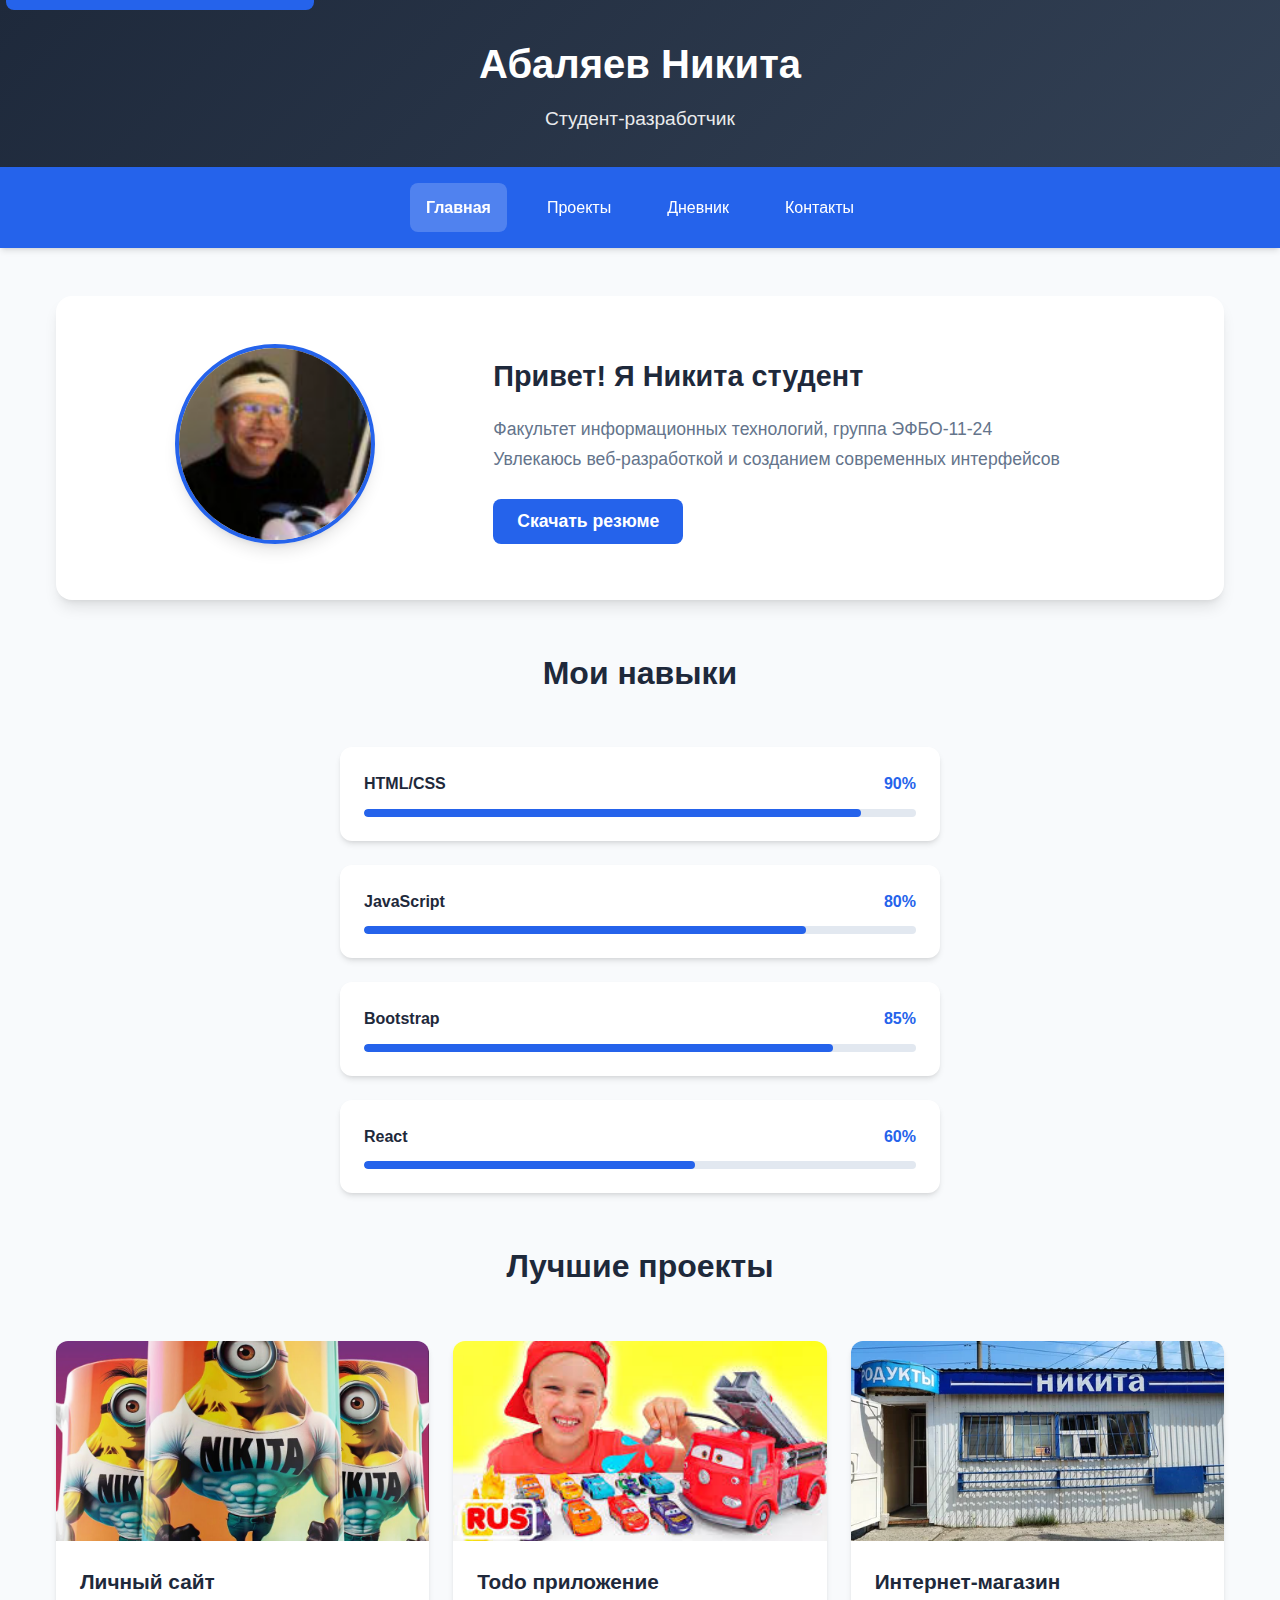
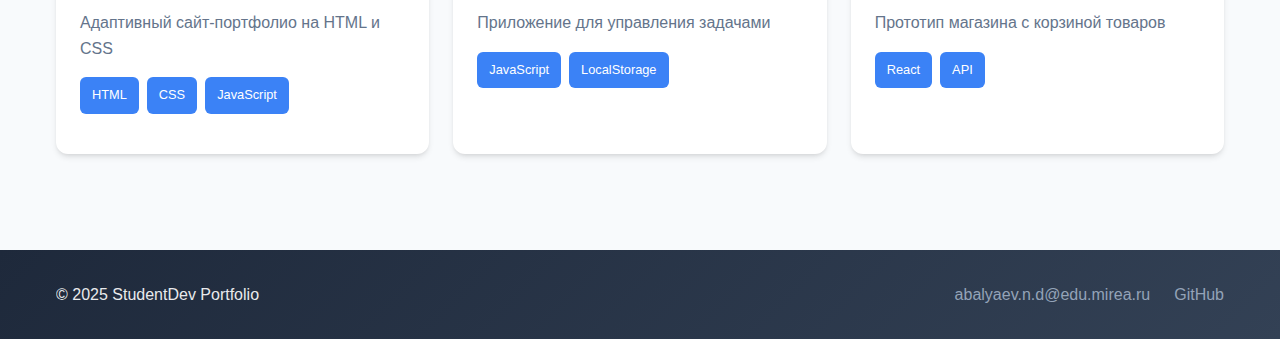
<file: index.html>
<!DOCTYPE html>
<html lang="ru">

<head>
    <meta charset="UTF-8">
    <meta name="viewport" content="width=device-width, initial-scale=1.0">
    <title>Главная - StudentDev Portfolio</title>
    <link rel="stylesheet" href="styles/style.css">
</head>

<body>
    <div class="page">
        <!-- Skip to main content for keyboard users -->
        <a href="#main-content" class="skip-link" tabindex="0">Перейти к основному содержанию</a>

        <!-- Header -->
        <header class="header">
            <div class="container">
                <div class="header__content">
                    <h1 class="header__title">Абаляев Никита</h1>
                    <p class="header__subtitle">Студент-разработчик</p>
                </div>
            </div>
        </header>

        <!-- Navigation -->
        <nav class="nav" aria-label="Основная навигация">
            <div class="container">
                <ul class="nav__list" role="menubar">
                    <li class="nav__item nav__item--active" role="none">
                        <a href="index.html" class="nav__link" role="menuitem" tabindex="0"
                            aria-current="page">Главная</a>
                    </li>
                    <li class="nav__item" role="none">
                        <a href="pages/projects.html" class="nav__link" role="menuitem" tabindex="0">Проекты</a>
                    </li>
                    <li class="nav__item" role="none">
                        <a href="pages/diary.html" class="nav__link" role="menuitem" tabindex="0">Дневник</a>
                    </li>
                    <li class="nav__item" role="none">
                        <a href="pages/contacts.html" class="nav__link" role="menuitem" tabindex="0">Контакты</a>
                    </li>
                </ul>
            </div>
        </nav>

        <!-- Main Content -->
        <main class="main" id="main-content" tabindex="-1">
            <div class="container">
                <!-- Hero Section -->
                <section class="hero">
                    <div class="hero__content">
                        <div class="hero__image">
                            <img src="images/student image.png" alt="Фото студента" class="hero__photo">
                        </div>
                        <div class="hero__info">
                            <h2 class="hero__greeting">Привет! Я Никита студент</h2>
                            <p class="hero__description">
                                Факультет информационных технологий, группа ЭФБО-11-24<br>
                                Увлекаюсь веб-разработкой и созданием современных интерфейсов
                            </p>
                            <button class="button button--primary hero__button">
                                Скачать резюме
                            </button>
                        </div>
                    </div>
                </section>

                <!-- Skills Section -->
                <section class="skills">
                    <h2 class="section-title">Мои навыки</h2>
                    <div class="skills__grid">
                        <div class="skill">
                            <div class="skill__header">
                                <span class="skill__name">HTML/CSS</span>
                                <span class="skill__percent">90%</span>
                            </div>
                            <div class="skill__progress">
                                <div class="skill__progress-bar" style="width: 90%"></div>
                            </div>
                        </div>
                        <div class="skill">
                            <div class="skill__header">
                                <span class="skill__name">JavaScript</span>
                                <span class="skill__percent">80%</span>
                            </div>
                            <div class="skill__progress">
                                <div class="skill__progress-bar" style="width: 80%"></div>
                            </div>
                        </div>
                        <div class="skill">
                            <div class="skill__header">
                                <span class="skill__name">Bootstrap</span>
                                <span class="skill__percent">85%</span>
                            </div>
                            <div class="skill__progress">
                                <div class="skill__progress-bar" style="width: 85%"></div>
                            </div>
                        </div>
                        <div class="skill">
                            <div class="skill__header">
                                <span class="skill__name">React</span>
                                <span class="skill__percent">60%</span>
                            </div>
                            <div class="skill__progress">
                                <div class="skill__progress-bar" style="width: 60%"></div>
                            </div>
                        </div>
                    </div>
                </section>

                <!-- Projects Preview -->
                <section class="projects-preview">
                    <h2 class="section-title">Лучшие проекты</h2>
                    <div class="projects-preview__grid">
                        <article class="project-card">
                            <div class="project-card__image">
                                <img src="images/project1.jpg" class="project-card__image responsive-image"
                                    alt="Личный сайт">
                            </div>
                            <div class="project-card__content">
                                <h3 class="project-card__title">Личный сайт</h3>
                                <p class="project-card__description">
                                    Адаптивный сайт-портфолио на HTML и CSS
                                </p>
                                <div class="project-card__tags">
                                    <span class="tag">HTML</span>
                                    <span class="tag">CSS</span>
                                    <span class="tag">JavaScript</span>
                                </div>
                            </div>
                        </article>
                        <article class="project-card">
                            <div class="project-card__image">
                                <img src="images/project2.jpeg" class="project-card__image responsive-image"
                                    alt="Todo приложение">
                            </div>
                            <div class="project-card__content">
                                <h3 class="project-card__title">Todo приложение</h3>
                                <p class="project-card__description">
                                    Приложение для управления задачами
                                </p>
                                <div class="project-card__tags">
                                    <span class="tag">JavaScript</span>
                                    <span class="tag">LocalStorage</span>
                                </div>
                            </div>
                        </article>
                        <article class="project-card">
                            <div class="project-card__image">
                                <img src="images/project3.webp" class="project-card__image responsive-image"
                                    alt="Интернет-магазин">
                            </div>
                            <div class="project-card__content">
                                <h3 class="project-card__title">Интернет-магазин</h3>
                                <p class="project-card__description">
                                    Прототип магазина с корзиной товаров
                                </p>
                                <div class="project-card__tags">
                                    <span class="tag">React</span>
                                    <span class="tag">API</span>
                                </div>
                            </div>
                        </article>
                    </div>
                </section>
            </div>
        </main>

        <!-- Footer -->
        <footer class="footer">
            <div class="container">
                <div class="footer__content">
                    <p class="footer__copyright">&copy; 2025 StudentDev Portfolio</p>
                    <div class="footer__links">
                        <a href="mailto:student@edu.ru" class="footer__link">abalyaev.n.d@edu.mirea.ru</a>
                        <a href="https://github.com" target="_blank" class="footer__link">GitHub</a>
                    </div>
                </div>
            </div>
        </footer>
    </div>
</body>

</html>
</file>
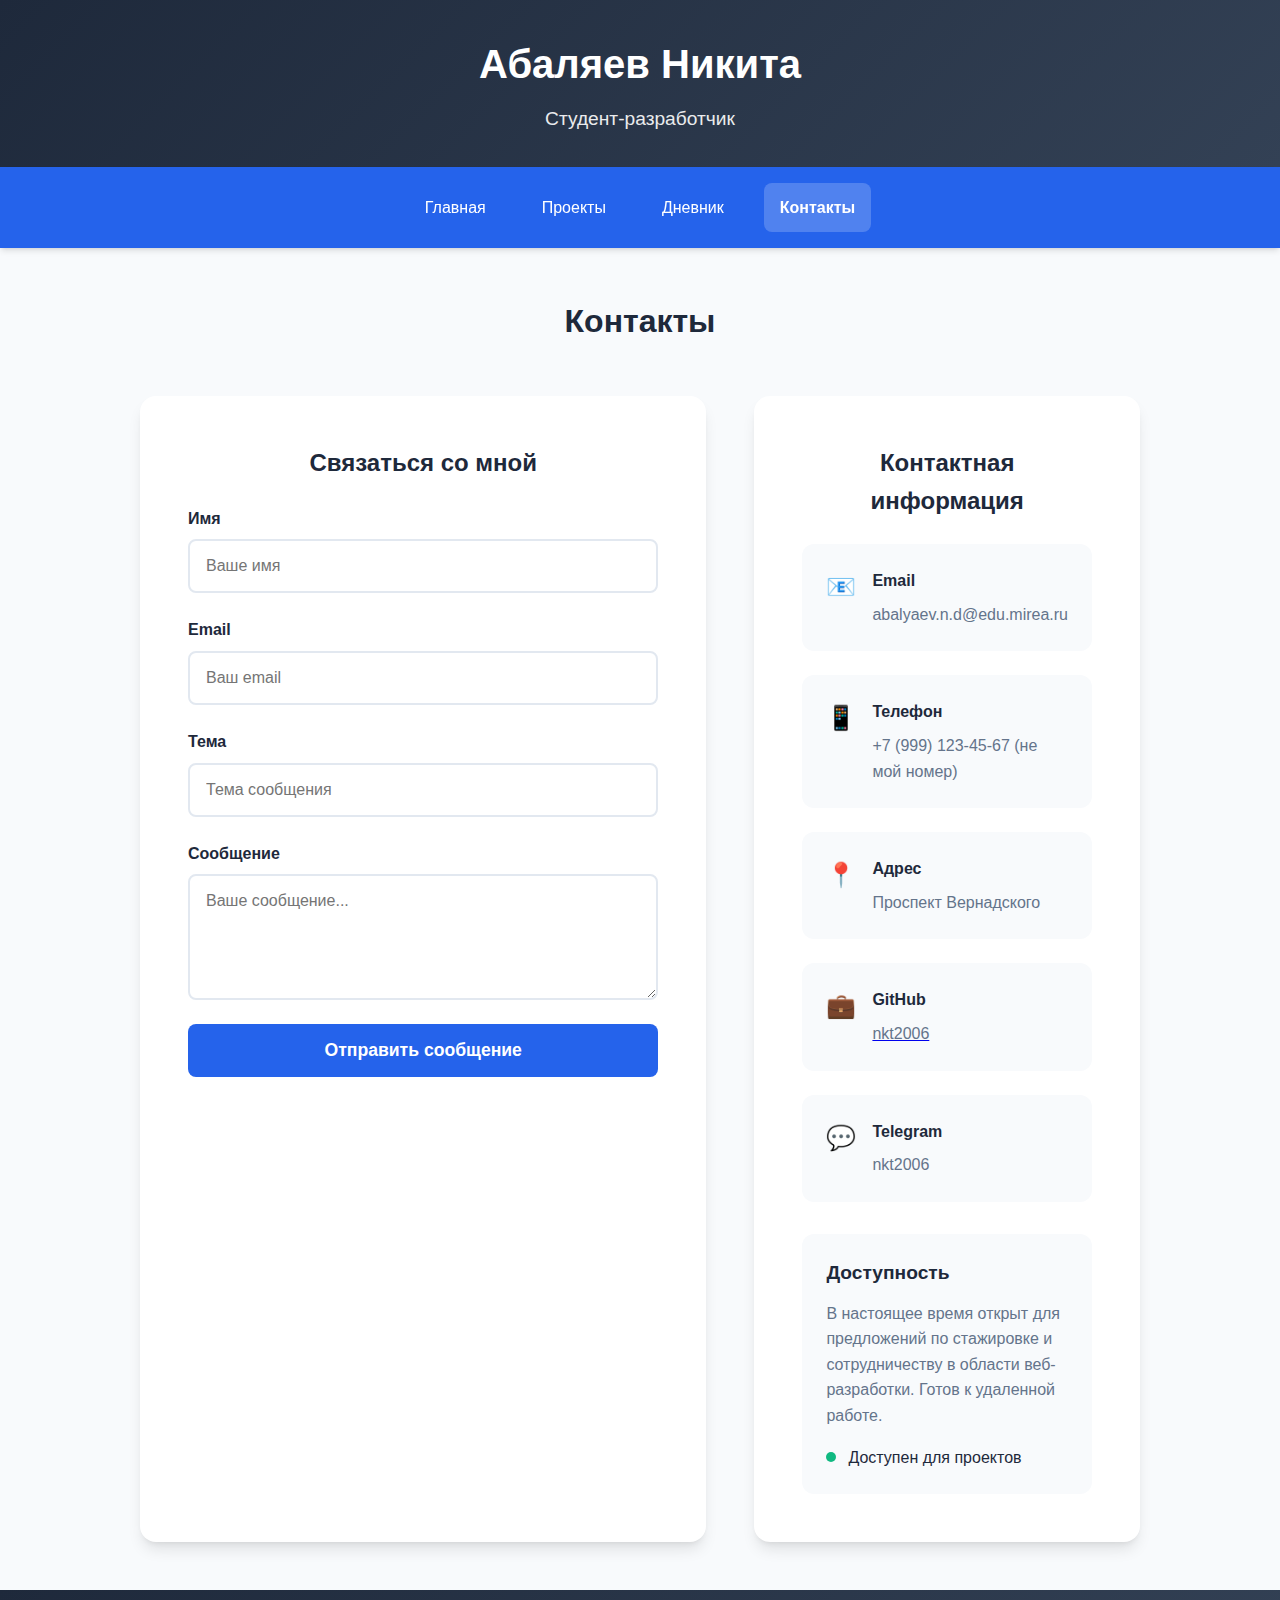
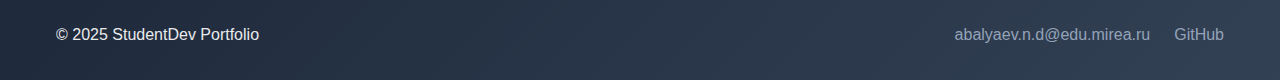
<file: pages/contacts.html>
<!DOCTYPE html>
<html lang="ru">

<head>
    <meta charset="UTF-8">
    <meta name="viewport" content="width=device-width, initial-scale=1.0">
    <title>Контакты - StudentDev Portfolio</title>
    <link rel="stylesheet" href="../styles/style.css">
</head>

<body>
    <div class="page">
        <!-- Header -->
        <header class="header">
            <div class="container">
                <div class="header__content">
                    <h1 class="header__title">Абаляев Никита</h1>
                    <p class="header__subtitle">Студент-разработчик</p>
                </div>
            </div>
        </header>

        <!-- Navigation -->
        <nav class="nav">
            <div class="container">
                <ul class="nav__list">
                    <li class="nav__item">
                        <a href="../index.html" class="nav__link">Главная</a>
                    </li>
                    <li class="nav__item">
                        <a href="projects.html" class="nav__link">Проекты</a>
                    </li>
                    <li class="nav__item">
                        <a href="diary.html" class="nav__link">Дневник</a>
                    </li>
                    <li class="nav__item nav__item--active">
                        <a href="contacts.html" class="nav__link">Контакты</a>
                    </li>
                </ul>
            </div>
        </nav>

        <!-- Main Content -->
        <main class="main">
            <div class="container">
                <h2 class="section-title">Контакты</h2>

                <div class="contacts__content">
                    <!-- Contact Form -->
                    <section class="contact-form">
                        <h3 class="contact-info__title">Связаться со мной</h3>
                        <form class="form">
                            <div class="form__group">
                                <label for="name" class="form__label">Имя</label>
                                <input type="text" id="name" class="form__input" placeholder="Ваше имя" required>
                            </div>
                            <div class="form__group">
                                <label for="email" class="form__label">Email</label>
                                <input type="email" id="email" class="form__input" placeholder="Ваш email" required>
                            </div>
                            <div class="form__group">
                                <label for="subject" class="form__label">Тема</label>
                                <input type="text" id="subject" class="form__input" placeholder="Тема сообщения"
                                    required>
                            </div>
                            <div class="form__group">
                                <label for="message" class="form__label">Сообщение</label>
                                <textarea id="message" class="form__textarea" placeholder="Ваше сообщение..." rows="5"
                                    required></textarea>
                            </div>
                            <button type="submit" class="button button--primary form__button">Отправить
                                сообщение</button>
                        </form>
                    </section>

                    <!-- Contact Information -->
                    <section class="contact-info">
                        <h3 class="contact-info__title">Контактная информация</h3>
                        <div class="contact-info__items">
                            <div class="contact-item">
                                <div class="contact-item__icon">📧</div>
                                <div class="contact-item__content">
                                    <h4 class="contact-item__title">Email</h4>
                                    <p class="contact-item__value">abalyaev.n.d@edu.mirea.ru</p>
                                </div>
                            </div>
                            <div class="contact-item">
                                <div class="contact-item__icon">📱</div>
                                <div class="contact-item__content">
                                    <h4 class="contact-item__title">Телефон</h4>
                                    <p class="contact-item__value">+7 (999) 123-45-67 (не мой номер)</p>
                                </div>
                            </div>
                            <div class="contact-item">
                                <div class="contact-item__icon">📍</div>
                                <div class="contact-item__content">
                                    <h4 class="contact-item__title">Адрес</h4>
                                    <p class="contact-item__value">Проспект Вернадского</p>
                                </div>
                            </div>
                            <div class="contact-item">
                                <div class="contact-item__icon">💼</div>
                                <div class="contact-item__content">
                                    <h4 class="contact-item__title">GitHub</h4>
                                    <a href="https://github.com/nkt2006" target="_blank">
                                        <p class="contact-item__value">nkt2006</p>
                                    </a>
                                </div>
                            </div>
                            <div class="contact-item">
                                <div class="contact-item__icon">💬</div>
                                <div class="contact-item__content">
                                    <h4 class="contact-item__title">Telegram</h4>
                                    <p class="contact-item__value">nkt2006</p>
                                </div>
                            </div>
                        </div>

                        <!-- Availability -->
                        <div class="availability">
                            <h4 class="availability__title">Доступность</h4>
                            <p class="availability__text">
                                В настоящее время открыт для предложений по стажировке и сотрудничеству
                                в области веб-разработки. Готов к удаленной работе.
                            </p>
                            <div class="availability__status">
                                <span class="availability__dot"></span>
                                <span class="availability__label">Доступен для проектов</span>
                            </div>
                        </div>
                    </section>
                </div>
            </div>
        </main>

        <!-- Footer -->
        <footer class="footer">
            <div class="container">
                <div class="footer__content">
                    <p class="footer__copyright">&copy; 2025 StudentDev Portfolio</p>
                    <div class="footer__links">
                        <a href="mailto:student@edu.ru" class="footer__link">abalyaev.n.d@edu.mirea.ru</a>
                        <a href="https://github.com" target="_blank" class="footer__link">GitHub</a>
                    </div>
                </div>
            </div>
        </footer>
    </div>
</body>

</html>
</file>
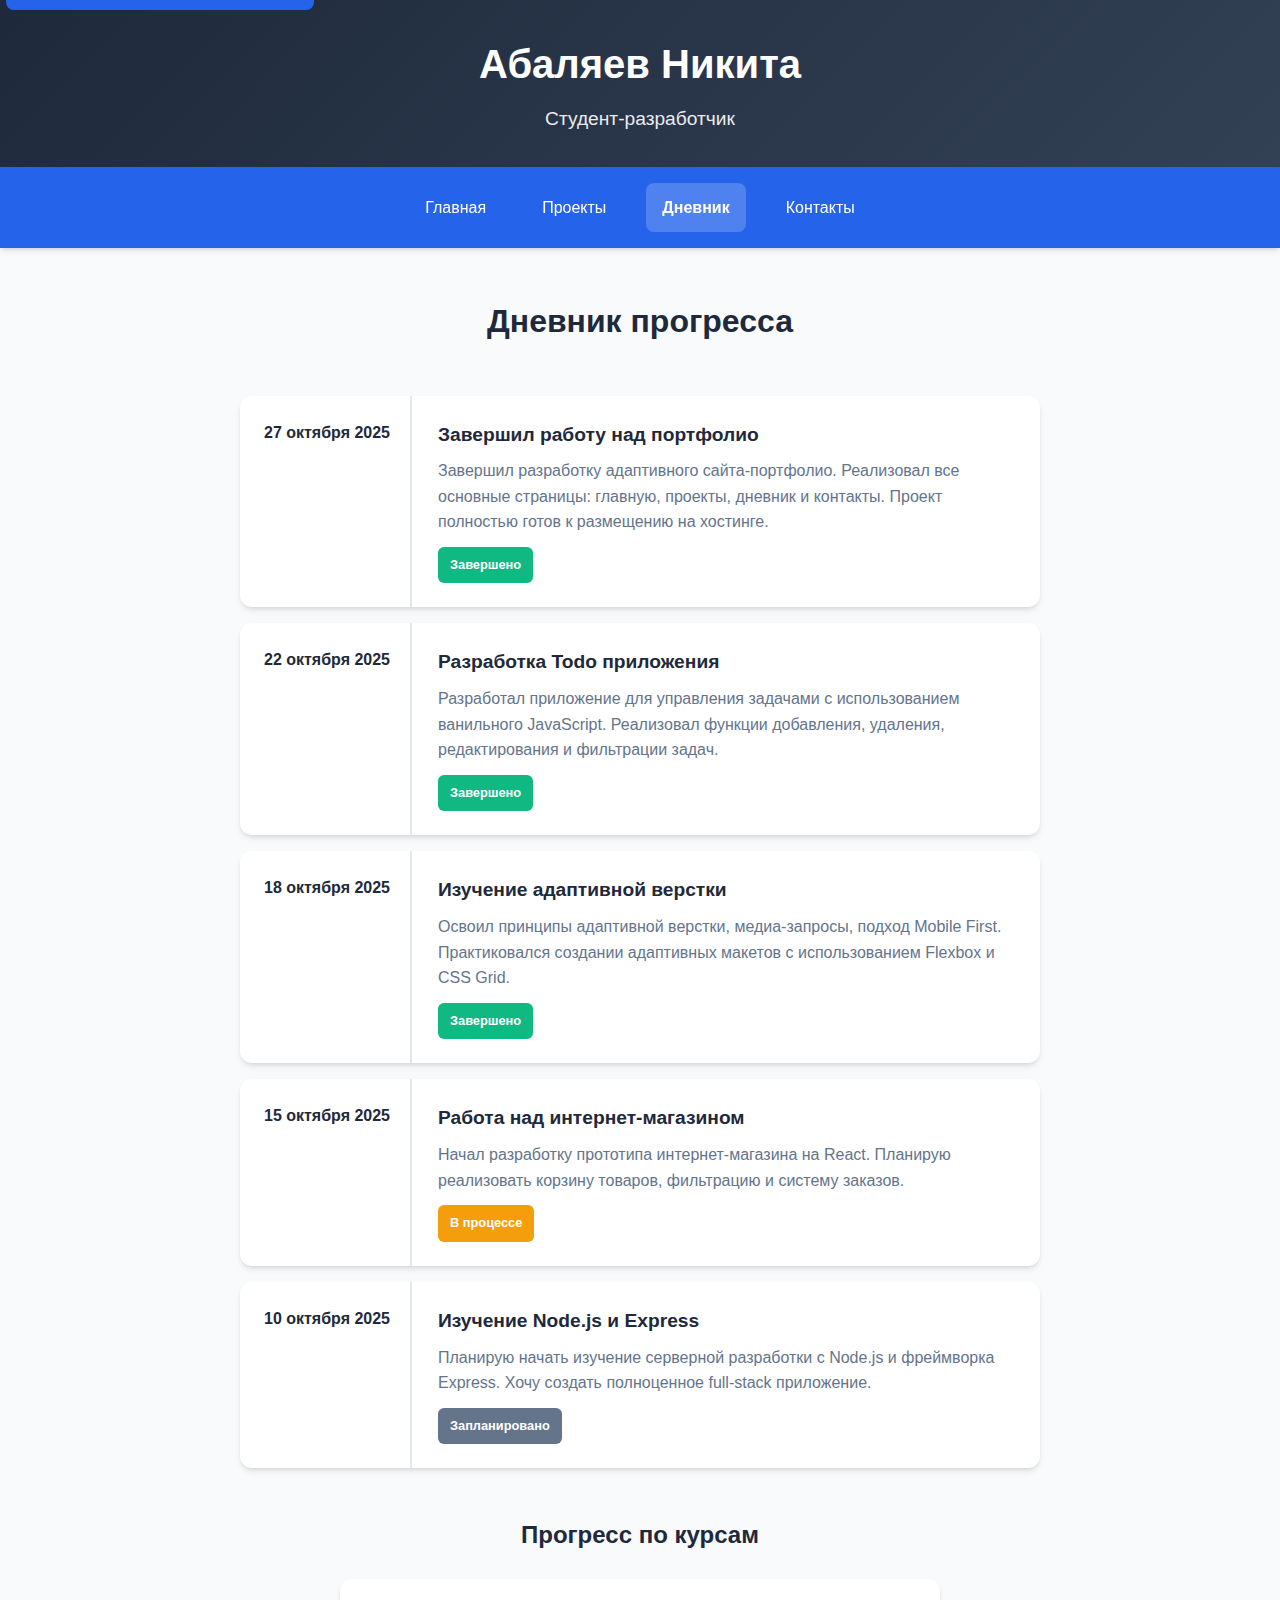
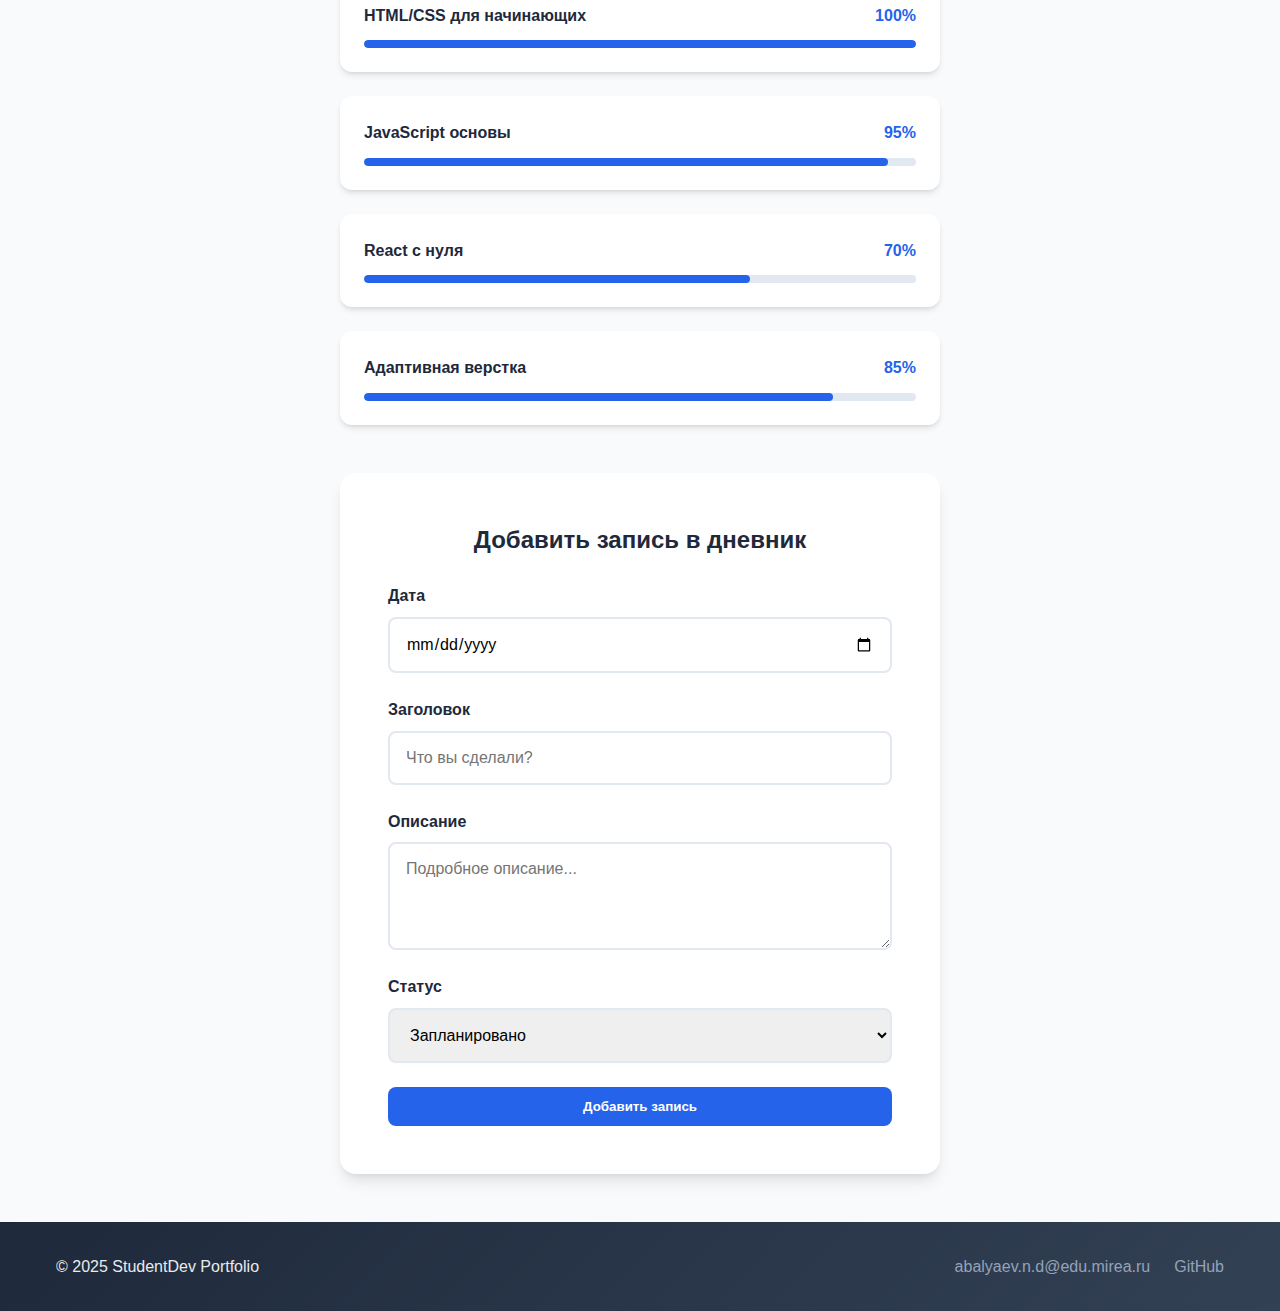
<file: pages/diary.html>
<!DOCTYPE html>
<html lang="ru">

<head>
    <meta charset="UTF-8">
    <meta name="viewport" content="width=device-width, initial-scale=1.0">
    <title>Дневник - StudentDev Portfolio</title>
    <link rel="stylesheet" href="../styles/style.css">
</head>

<body>
    <div class="page">
        <!-- Skip to main content for keyboard users -->
        <a href="#main-content" class="skip-link" tabindex="0">Перейти к основному содержанию</a>

        <!-- Header -->
        <header class="header">
            <div class="container">
                <div class="header__content">
                    <h1 class="header__title">Абаляев Никита</h1>
                    <p class="header__subtitle">Студент-разработчик</p>
                </div>
            </div>
        </header>

        <!-- Navigation -->
        <nav class="nav" aria-label="Основная навигация">
            <div class="container">
                <ul class="nav__list" role="menubar">
                    <li class="nav__item" role="none">
                        <a href="../index.html" class="nav__link" role="menuitem" tabindex="0">Главная</a>
                    </li>
                    <li class="nav__item" role="none">
                        <a href="projects.html" class="nav__link" role="menuitem" tabindex="0">Проекты</a>
                    </li>
                    <li class="nav__item nav__item--active" role="none">
                        <a href="diary.html" class="nav__link" role="menuitem" tabindex="0"
                            aria-current="page">Дневник</a>
                    </li>
                    <li class="nav__item" role="none">
                        <a href="contacts.html" class="nav__link" role="menuitem" tabindex="0">Контакты</a>
                    </li>
                </ul>
            </div>
        </nav>

        <!-- Main Content -->
        <main class="main" id="main-content" tabindex="-1">
            <div class="container">
                <h2 class="section-title">Дневник прогресса</h2>

                <!-- Timeline -->
                <div class="timeline">
                    <div class="timeline__item">
                        <div class="timeline__date">27 октября 2025</div>
                        <div class="timeline__content">
                            <h3 class="timeline__title">Завершил работу над портфолио</h3>
                            <p class="timeline__description">
                                Завершил разработку адаптивного сайта-портфолио. Реализовал все основные страницы:
                                главную, проекты, дневник и контакты. Проект полностью готов к размещению на хостинге.
                            </p>
                            <span class="timeline__status timeline__status--completed">Завершено</span>
                        </div>
                    </div>



                    <div class="timeline__item">
                        <div class="timeline__date">22 октября 2025</div>
                        <div class="timeline__content">
                            <h3 class="timeline__title">Разработка Todo приложения</h3>
                            <p class="timeline__description">
                                Разработал приложение для управления задачами с использованием ванильного JavaScript.
                                Реализовал функции добавления, удаления, редактирования и фильтрации задач.
                            </p>
                            <span class="timeline__status timeline__status--completed">Завершено</span>
                        </div>
                    </div>

                    <div class="timeline__item">
                        <div class="timeline__date">18 октября 2025</div>
                        <div class="timeline__content">
                            <h3 class="timeline__title">Изучение адаптивной верстки</h3>
                            <p class="timeline__description">
                                Освоил принципы адаптивной верстки, медиа-запросы, подход Mobile First.
                                Практиковался создании адаптивных макетов с использованием Flexbox и CSS Grid.
                            </p>
                            <span class="timeline__status timeline__status--completed">Завершено</span>
                        </div>
                    </div>

                    <div class="timeline__item">
                        <div class="timeline__date">15 октября 2025</div>
                        <div class="timeline__content">
                            <h3 class="timeline__title">Работа над интернет-магазином</h3>
                            <p class="timeline__description">
                                Начал разработку прототипа интернет-магазина на React.
                                Планирую реализовать корзину товаров, фильтрацию и систему заказов.
                            </p>
                            <span class="timeline__status timeline__status--in-progress">В процессе</span>
                        </div>
                    </div>

                    <div class="timeline__item">
                        <div class="timeline__date">10 октября 2025</div>
                        <div class="timeline__content">
                            <h3 class="timeline__title">Изучение Node.js и Express</h3>
                            <p class="timeline__description">
                                Планирую начать изучение серверной разработки с Node.js и фреймворка Express.
                                Хочу создать полноценное full-stack приложение.
                            </p>
                            <span class="timeline__status timeline__status--planned">Запланировано</span>
                        </div>
                    </div>
                </div>

                <!-- Courses Section -->
                <section class="courses">
                    <h3 class="courses__title">Прогресс по курсам</h3>
                    <div class="courses__grid">
                        <div class="course">
                            <div class="course__header">
                                <span class="course__name">HTML/CSS для начинающих</span>
                                <span class="course__percent">100%</span>
                            </div>
                            <div class="course__progress">
                                <div class="course__progress-bar" style="width: 100%"></div>
                            </div>
                        </div>
                        <div class="course">
                            <div class="course__header">
                                <span class="course__name">JavaScript основы</span>
                                <span class="course__percent">95%</span>
                            </div>
                            <div class="course__progress">
                                <div class="course__progress-bar" style="width: 95%"></div>
                            </div>
                        </div>
                        <div class="course">
                            <div class="course__header">
                                <span class="course__name">React с нуля</span>
                                <span class="course__percent">70%</span>
                            </div>
                            <div class="course__progress">
                                <div class="course__progress-bar" style="width: 70%"></div>
                            </div>
                        </div>
                        <div class="course">
                            <div class="course__header">
                                <span class="course__name">Адаптивная верстка</span>
                                <span class="course__percent">85%</span>
                            </div>
                            <div class="course__progress">
                                <div class="course__progress-bar" style="width: 85%"></div>
                            </div>
                        </div>
                    </div>
                </section>

                <!-- Add Entry Form -->
                <section class="add-entry">
                    <h3 class="add-entry__title">Добавить запись в дневник</h3>
                    <form class="add-entry__form">
                        <div class="form-group">
                            <label for="entry-date" class="form-label">Дата</label>
                            <input type="date" id="entry-date" class="form-input" required>
                        </div>
                        <div class="form-group">
                            <label for="entry-title" class="form-label">Заголовок</label>
                            <input type="text" id="entry-title" class="form-input" placeholder="Что вы сделали?"
                                required>
                        </div>
                        <div class="form-group">
                            <label for="entry-description" class="form-label">Описание</label>
                            <textarea id="entry-description" class="form-textarea" placeholder="Подробное описание..."
                                rows="4"></textarea>
                        </div>
                        <div class="form-group">
                            <label for="entry-status" class="form-label">Статус</label>
                            <select id="entry-status" class="form-input">
                                <option value="planned">Запланировано</option>
                                <option value="in-progress">В процессе</option>
                                <option value="completed">Завершено</option>
                            </select>
                        </div>
                        <button type="submit" class="button button--primary">Добавить запись</button>
                    </form>
                </section>
            </div>
        </main>

        <!-- Footer -->
        <footer class="footer">
            <div class="container">
                <div class="footer__content">
                    <p class="footer__copyright">&copy; 2025 StudentDev Portfolio</p>
                    <div class="footer__links">
                        <a href="mailto:student@edu.ru" class="footer__link">abalyaev.n.d@edu.mirea.ru</a>
                        <a href="https://github.com" target="_blank" class="footer__link">GitHub</a>
                    </div>
                </div>
            </div>
        </footer>
    </div>
</body>

</html>
</file>
<file: styles/style.css>
/* CSS Variables */
:root {
    /* Colors */
    --primary-color: #2563eb;
    --primary-dark: #1d4ed8;
    --primary-light: #3b82f6;
    --secondary-color: #64748b;
    --accent-color: #f59e0b;
    --success-color: #10b981;
    --warning-color: #f59e0b;
    --error-color: #ef4444;

    /* Text Colors */
    --text-primary: #1e293b;
    --text-secondary: #64748b;
    --text-light: #94a3b8;
    --text-white: #ffffff;

    /* Background Colors */
    --bg-body: #f8fafc;
    --bg-card: #ffffff;
    --bg-header: #1e293b;
    --bg-footer: #1e293b;

    /* Gradients */
    --gradient-primary: linear-gradient(135deg, var(--primary-color), var(--primary-dark));
    --gradient-dark: linear-gradient(135deg, var(--bg-header), #334155);

    /* Shadows */
    --shadow-sm: 0 1px 2px 0 rgb(0 0 0 / 0.05);
    --shadow-md: 0 4px 6px -1px rgb(0 0 0 / 0.1), 0 2px 4px -2px rgb(0 0 0 / 0.1);
    --shadow-lg: 0 10px 15px -3px rgb(0 0 0 / 0.1), 0 4px 6px -4px rgb(0 0 0 / 0.1);

    /* Border Radius */
    --radius-sm: 0.375rem;
    --radius-md: 0.5rem;
    --radius-lg: 0.75rem;
    --radius-xl: 1rem;

    /* Spacing */
    --space-xs: 0.5rem;
    --space-sm: 0.75rem;
    --space-md: 1rem;
    --space-lg: 1.5rem;
    --space-xl: 2rem;
    --space-2xl: 3rem;

    /* Transitions */
    --transition: all 0.3s ease;
}

/* Reset and Base Styles */
* {
    margin: 0;
    padding: 0;
    box-sizing: border-box;
}

body {
    font-family: 'Inter', -apple-system, BlinkMacSystemFont, sans-serif;
    line-height: 1.6;
    color: var(--text-primary);
    background-color: var(--bg-body);
}

.container {
    max-width: 1200px;
    margin: 0 auto;
    padding: 0 var(--space-md);
}

/* Page Layout */
.page {
    min-height: 100vh;
    display: flex;
    flex-direction: column;
}

/* Header */
.header {
    background: var(--gradient-dark);
    color: var(--text-white);
    padding: var(--space-xl) 0;
    text-align: center;
}

.header__content {
    max-width: 600px;
    margin: 0 auto;
}

.header__title {
    font-size: 2.5rem;
    font-weight: 700;
    margin-bottom: var(--space-xs);
}

.header__subtitle {
    font-size: 1.2rem;
    opacity: 0.9;
}

/* Navigation */
.nav {
    background: var(--primary-color);
    position: sticky;
    top: 0;
    z-index: 100;
    box-shadow: var(--shadow-md);
}

.nav__list {
    list-style: none;
    display: flex;
    justify-content: center;
    gap: var(--space-lg);
    padding: var(--space-md) 0;
}

.nav__item {
    margin: 0;
}

.nav__link {
    display: block;
    padding: var(--space-sm) var(--space-md);
    color: var(--text-white);
    text-decoration: none;
    border-radius: var(--radius-md);
    transition: var(--transition);
    font-weight: 500;
}

.nav__link:hover {
    background: rgba(255, 255, 255, 0.1);
    transform: translateY(-1px);
}

.nav__item--active .nav__link {
    background: rgba(255, 255, 255, 0.2);
    font-weight: 600;
}

/* Main Content */
.main {
    flex: 1;
    padding: var(--space-2xl) 0;
}

/* Section Title */
.section-title {
    font-size: 2rem;
    font-weight: 700;
    color: var(--text-primary);
    text-align: center;
    margin-bottom: var(--space-2xl);
}

/* Hero Section */
.hero {
    margin-bottom: var(--space-2xl);
}

.hero__content {
    display: grid;
    grid-template-columns: 1fr 2fr;
    gap: var(--space-2xl);
    align-items: center;
    background: var(--bg-card);
    padding: var(--space-2xl);
    border-radius: var(--radius-xl);
    box-shadow: var(--shadow-lg);
}

.hero__image {
    text-align: center;
}

.hero__photo {
    width: 200px;
    height: 200px;
    border-radius: 50%;
    object-fit: cover;
    border: 4px solid var(--primary-color);
    box-shadow: var(--shadow-lg);
}

.hero__greeting {
    font-size: 1.8rem;
    font-weight: 600;
    color: var(--text-primary);
    margin-bottom: var(--space-md);
}

.hero__description {
    font-size: 1.1rem;
    color: var(--text-secondary);
    line-height: 1.7;
    margin-bottom: var(--space-lg);
}

.hero__button {
    font-size: 1.1rem;
    padding: var(--space-md) var(--space-lg);
}

/* Skills Section */
.skills {
    margin-bottom: var(--space-2xl);
}

.skills__grid {
    display: grid;
    gap: var(--space-lg);
    max-width: 600px;
    margin: 0 auto;
}

.skill {
    background: var(--bg-card);
    padding: var(--space-lg);
    border-radius: var(--radius-lg);
    box-shadow: var(--shadow-md);
}

.skill__header {
    display: flex;
    justify-content: space-between;
    align-items: center;
    margin-bottom: var(--space-sm);
}

.skill__name {
    font-weight: 600;
    color: var(--text-primary);
}

.skill__percent {
    font-weight: 600;
    color: var(--primary-color);
}

.skill__progress {
    height: 8px;
    background: #e2e8f0;
    border-radius: var(--radius-sm);
    overflow: hidden;
}

.skill__progress-bar {
    height: 100%;
    background: var(--primary-color);
    border-radius: var(--radius-sm);
    transition: width 1s ease-in-out;
}

/* Projects Preview */
.projects-preview {
    margin-bottom: var(--space-2xl);
}

.projects-preview__grid {
    display: grid;
    grid-template-columns: repeat(auto-fit, minmax(300px, 1fr));
    gap: var(--space-lg);
}

/* Project Card */
.project-card {
    background: var(--bg-card);
    border-radius: var(--radius-lg);
    overflow: hidden;
    box-shadow: var(--shadow-md);
    transition: var(--transition);
}

.project-card:hover {
    transform: translateY(-4px);
    box-shadow: var(--shadow-lg);
}

.project-card__image {
    height: 200px;
    overflow: hidden;
}

.project-card__image img {
    width: 100%;
    height: 100%;
    object-fit: cover;
    transition: var(--transition);
}

.project-card:hover .project-card__image img {
    transform: scale(1.05);
}

.project-card__content {
    padding: var(--space-lg);
}

.project-card__title {
    font-size: 1.3rem;
    font-weight: 600;
    color: var(--text-primary);
    margin-bottom: var(--space-sm);
}

.project-card__description {
    color: var(--text-secondary);
    line-height: 1.6;
    margin-bottom: var(--space-md);
}

.project-card__tags {
    display: flex;
    flex-wrap: wrap;
    gap: var(--space-xs);
    margin-bottom: var(--space-md);
}

.project-card__button {
    width: 100%;
}

/* Tag Component */
.tag {
    display: inline-block;
    padding: var(--space-xs) var(--space-sm);
    background: var(--primary-light);
    color: var(--text-white);
    border-radius: var(--radius-sm);
    font-size: 0.8rem;
    font-weight: 500;
}

/* Button Component */
.button {
    display: inline-block;
    padding: var(--space-sm) var(--space-lg);
    border: none;
    border-radius: var(--radius-md);
    font-weight: 600;
    text-decoration: none;
    text-align: center;
    cursor: pointer;
    transition: var(--transition);
    font-family: inherit;
}

.button--primary {
    background: var(--primary-color);
    color: var(--text-white);
}

.button--primary:hover {
    background: var(--primary-dark);
    transform: translateY(-2px);
}

.button--outline {
    background: transparent;
    color: var(--primary-color);
    border: 2px solid var(--primary-color);
}

.button--outline:hover {
    background: var(--primary-color);
    color: var(--text-white);
    transform: translateY(-2px);
}

/* Projects Page Specific Styles */
.projects__header {
    display: flex;
    justify-content: space-between;
    align-items: center;
    margin-bottom: var(--space-2xl);
    flex-wrap: wrap;
    gap: var(--space-md);
}

.projects__filters {
    display: flex;
    gap: var(--space-sm);
    flex-wrap: wrap;
}

.filter {
    padding: var(--space-sm) var(--space-md);
    background: var(--bg-card);
    border: 2px solid #e2e8f0;
    border-radius: var(--radius-md);
    cursor: pointer;
    transition: var(--transition);
    font-weight: 500;
}

.filter:hover {
    border-color: var(--primary-color);
    color: var(--primary-color);
}

.filter--active {
    background: var(--primary-color);
    color: var(--text-white);
    border-color: var(--primary-color);
}

.projects__grid {
    display: grid;
    grid-template-columns: repeat(auto-fill, minmax(350px, 1fr));
    gap: var(--space-lg);
}

/* Diary Page Specific Styles */
.timeline {
    max-width: 800px;
    margin: 0 auto var(--space-2xl);
}

.timeline__item {
    display: grid;
    grid-template-columns: 150px 1fr;
    gap: var(--space-lg);
    padding: var(--space-lg);
    background: var(--bg-card);
    border-radius: var(--radius-lg);
    margin-bottom: var(--space-md);
    box-shadow: var(--shadow-md);
    position: relative;
}

.timeline__item::before {
    content: '';
    position: absolute;
    left: 170px;
    top: 0;
    bottom: 0;
    width: 2px;
    background: #e2e8f0;
}

.timeline__date {
    font-weight: 600;
    color: var(--text-primary);
}

.timeline__content {
    position: relative;
}

.timeline__title {
    font-size: 1.2rem;
    font-weight: 600;
    color: var(--text-primary);
    margin-bottom: var(--space-xs);
}

.timeline__description {
    color: var(--text-secondary);
    line-height: 1.6;
    margin-bottom: var(--space-sm);
}

.timeline__status {
    display: inline-block;
    padding: var(--space-xs) var(--space-sm);
    border-radius: var(--radius-sm);
    font-size: 0.8rem;
    font-weight: 600;
}

.timeline__status--completed {
    background: var(--success-color);
    color: white;
}

.timeline__status--in-progress {
    background: var(--warning-color);
    color: white;
}

.timeline__status--planned {
    background: var(--secondary-color);
    color: white;
}

/* Courses Section */
.courses {
    margin-bottom: var(--space-2xl);
}

.courses__title {
    font-size: 1.5rem;
    font-weight: 600;
    color: var(--text-primary);
    margin-bottom: var(--space-lg);
    text-align: center;
}

.courses__grid {
    display: grid;
    gap: var(--space-lg);
    max-width: 600px;
    margin: 0 auto;
}

.course {
    background: var(--bg-card);
    padding: var(--space-lg);
    border-radius: var(--radius-lg);
    box-shadow: var(--shadow-md);
}

.course__header {
    display: flex;
    justify-content: space-between;
    align-items: center;
    margin-bottom: var(--space-sm);
}

.course__name {
    font-weight: 600;
    color: var(--text-primary);
}

.course__percent {
    font-weight: 600;
    color: var(--primary-color);
}

.course__progress {
    height: 8px;
    background: #e2e8f0;
    border-radius: var(--radius-sm);
    overflow: hidden;
}

.course__progress-bar {
    height: 100%;
    background: var(--primary-color);
    border-radius: var(--radius-sm);
    transition: width 1s ease-in-out;
}

/* Add Entry Form */
.add-entry {
    background: var(--bg-card);
    padding: var(--space-2xl);
    border-radius: var(--radius-xl);
    box-shadow: var(--shadow-lg);
    max-width: 600px;
    margin: 0 auto;
}

.add-entry__title {
    font-size: 1.5rem;
    font-weight: 600;
    color: var(--text-primary);
    margin-bottom: var(--space-lg);
    text-align: center;
}

.add-entry__form {
    display: grid;
    gap: var(--space-lg);
}

.form-group {
    display: flex;
    flex-direction: column;
}

.form-label {
    font-weight: 600;
    color: var(--text-primary);
    margin-bottom: var(--space-xs);
}

.form-input,
.form-textarea {
    padding: var(--space-md);
    border: 2px solid #e2e8f0;
    border-radius: var(--radius-md);
    font-family: inherit;
    font-size: 1rem;
    transition: var(--transition);
}

.form-input:focus,
.form-textarea:focus {
    outline: none;
    border-color: var(--primary-color);
    box-shadow: 0 0 0 3px rgba(37, 99, 235, 0.1);
}

.form-textarea {
    resize: vertical;
    min-height: 100px;
}

/* Contacts Page Specific Styles */
.contacts__content {
    display: grid;
    grid-template-columns: 2fr 1fr;
    gap: var(--space-2xl);
    max-width: 1000px;
    margin: 0 auto;
}

.contact-form {
    background: var(--bg-card);
    padding: var(--space-2xl);
    border-radius: var(--radius-xl);
    box-shadow: var(--shadow-lg);
}

.form {
    display: grid;
    gap: var(--space-lg);
}

.form__group {
    display: flex;
    flex-direction: column;
}

.form__label {
    font-weight: 600;
    color: var(--text-primary);
    margin-bottom: var(--space-xs);
}

.form__input,
.form__textarea {
    padding: var(--space-md);
    border: 2px solid #e2e8f0;
    border-radius: var(--radius-md);
    font-family: inherit;
    font-size: 1rem;
    transition: var(--transition);
}

.form__input:focus,
.form__textarea:focus {
    outline: none;
    border-color: var(--primary-color);
    box-shadow: 0 0 0 3px rgba(37, 99, 235, 0.1);
}

.form__textarea {
    resize: vertical;
    min-height: 120px;
}

.form__button {
    font-size: 1.1rem;
    padding: var(--space-md) var(--space-lg);
}

.contact-info {
    background: var(--bg-card);
    padding: var(--space-2xl);
    border-radius: var(--radius-xl);
    box-shadow: var(--shadow-lg);
    height: fit-content;
}

.contact-info__title {
    font-size: 1.5rem;
    font-weight: 600;
    color: var(--text-primary);
    margin-bottom: var(--space-lg);
    text-align: center;
}

.contact-info__items {
    display: grid;
    gap: var(--space-lg);
}

.contact-item {
    display: flex;
    align-items: flex-start;
    gap: var(--space-md);
    padding: var(--space-lg);
    background: #f8fafc;
    border-radius: var(--radius-lg);
    transition: var(--transition);
}

.contact-item:hover {
    transform: translateY(-2px);
    box-shadow: var(--shadow-md);
}

.contact-item__icon {
    font-size: 1.5rem;
    flex-shrink: 0;
}

.contact-item__content {
    flex: 1;
}

.contact-item__title {
    font-weight: 600;
    color: var(--text-primary);
    margin-bottom: var(--space-xs);
}

.contact-item__value {
    color: var(--text-secondary);
}

/* Footer */
.footer {
    background: var(--gradient-dark);
    color: var(--text-white);
    padding: var(--space-xl) 0;
    margin-top: auto;
}

.footer__content {
    display: flex;
    justify-content: space-between;
    align-items: center;
    flex-wrap: wrap;
    gap: var(--space-md);
}

.footer__copyright {
    margin: 0;
    opacity: 0.9;
}

.footer__links {
    display: flex;
    gap: var(--space-lg);
}

.footer__link {
    color: var(--text-light);
    text-decoration: none;
    transition: var(--transition);
}

.footer__link:hover {
    color: var(--text-white);
}

/* Responsive Design */
@media (max-width: 768px) {
    .container {
        padding: 0 var(--space-sm);
    }

    .header__title {
        font-size: 2rem;
    }

    .nav__list {
        flex-direction: column;
        gap: var(--space-xs);
        align-items: center;
    }

    .hero__content {
        grid-template-columns: 1fr;
        text-align: center;
        gap: var(--space-lg);
    }

    .hero__photo {
        width: 150px;
        height: 150px;
    }

    .projects__header {
        flex-direction: column;
        align-items: stretch;
    }

    .projects__filters {
        justify-content: center;
    }

    .projects__grid,
    .projects-preview__grid {
        grid-template-columns: 1fr;
    }

    .timeline__item {
        grid-template-columns: 1fr;
        gap: var(--space-md);
    }

    .timeline__item::before {
        display: none;
    }

    .contacts__content {
        grid-template-columns: 1fr;
    }

    .footer__content {
        flex-direction: column;
        text-align: center;
    }

    .footer__links {
        justify-content: center;
    }
}

@media (max-width: 480px) {
    :root {
        --space-xl: 1.5rem;
        --space-2xl: 2rem;
    }

    .section-title {
        font-size: 1.5rem;
    }

    .hero__greeting {
        font-size: 1.5rem;
    }

    .button {
        width: 100%;
    }
}


/* Additional styles for contacts page */
.availability {
    margin-top: var(--space-xl);
    padding: var(--space-lg);
    background: #f8fafc;
    border-radius: var(--radius-lg);
}

.availability__title {
    font-size: 1.2rem;
    font-weight: 600;
    color: var(--text-primary);
    margin-bottom: var(--space-sm);
}

.availability__text {
    color: var(--text-secondary);
    line-height: 1.6;
    margin-bottom: var(--space-md);
}

.availability__status {
    display: flex;
    align-items: center;
    gap: var(--space-sm);
}

.availability__dot {
    width: 10px;
    height: 10px;
    background: var(--success-color);
    border-radius: 50%;
    animation: pulse 2s infinite;
}

.availability__label {
    font-weight: 500;
    color: var(--text-primary);
}

@keyframes pulse {
    0% {
        transform: scale(0.95);
        box-shadow: 0 0 0 0 rgba(16, 185, 129, 0.7);
    }

    70% {
        transform: scale(1);
        box-shadow: 0 0 0 10px rgba(16, 185, 129, 0);
    }

    100% {
        transform: scale(0.95);
        box-shadow: 0 0 0 0 rgba(16, 185, 129, 0);
    }
}



.project-card__image .responsive-image {
    height: 100%;
    object-fit: cover;
    transition: var(--transition);
}

.project-card:hover .project-card__image .responsive-image {
    transform: scale(1.05);
}


/* Keyboard Navigation Focus Styles */
.nav__link:focus {
    outline: 3px solid var(--accent-color);
    outline-offset: 2px;
    background: rgba(255, 255, 255, 0.2);
    transform: translateY(-1px);
}

.button:focus {
    outline: 3px solid var(--accent-color);
    outline-offset: 2px;
}

.form-input:focus,
.form-textarea:focus,
.form__input:focus,
.form__textarea:focus,
.filter:focus {
    outline: 3px solid var(--accent-color);
    outline-offset: 2px;
}

.theme-toggle:focus {
    outline: 3px solid var(--accent-color);
    outline-offset: 2px;
}

.project-card:focus-within {
    outline: 3px solid var(--accent-color);
    outline-offset: 4px;
    transform: translateY(-4px);
}

/* Skip to main content link for keyboard users */
.skip-link {
    position: absolute;
    top: -40px;
    left: 6px;
    background: var(--primary-color);
    color: white;
    padding: 8px;
    text-decoration: none;
    border-radius: var(--radius-md);
    z-index: 1001;
    transition: top 0.3s ease;
}

.skip-link:focus {
    top: 6px;
    outline: 3px solid var(--accent-color);
    outline-offset: 2px;
}

/* Improved focus styles for all interactive elements */
a:focus,
button:focus,
input:focus,
textarea:focus,
select:focus {
    outline: 2px solid var(--accent-color);
    outline-offset: 2px;
}

/* Remove default outline and use custom one */
a:focus:not(.nav__link):not(.button):not(.footer__link),
button:focus:not(.nav__link):not(.button):not(.theme-toggle),
input:focus:not(.form-input):not(.form__input),
textarea:focus:not(.form-textarea):not(.form__textarea) {
    outline: 2px solid var(--accent-color);
    outline-offset: 1px;
}

/* Focus styles for footer links */
.footer__link:focus {
    outline: 2px solid var(--accent-color);
    outline-offset: 2px;
    color: var(--text-white);
}

/* Focus styles for filter buttons */
.filter:focus {
    border-color: var(--accent-color);
    color: var(--primary-color);
}

.filter--active:focus {
    background: var(--primary-color);
    color: var(--text-white);
    border-color: var(--primary-color);
}

/* Ensure theme toggle has good focus contrast */
.theme-toggle:focus {
    background: var(--primary-dark);
    transform: scale(1.1);
}


/* Improved Keyboard Navigation */
.nav__link {
    position: relative;
    outline: none;
}

.nav__link:focus {
    outline: 3px solid var(--accent-color);
    outline-offset: 2px;
    background: rgba(255, 255, 255, 0.3);
    transform: translateY(-2px);
    box-shadow: 0 4px 12px rgba(0, 0, 0, 0.3);
}

/* Ensure nav items are focusable */
.nav__item {
    margin: 0;
}

.nav__list {
    list-style: none;
    display: flex;
    justify-content: center;
    gap: var(--space-lg);
    padding: var(--space-md) 0;
}

/* Remove any potential focus blocking */
.nav {
    background: var(--primary-color);
    position: sticky;
    top: 0;
    z-index: 100;
    box-shadow: var(--shadow-md);
}

/* Enhanced focus styles for all interactive elements */
button:focus,
.button:focus,
.form-input:focus,
.form-textarea:focus,
.form__input:focus,
.form__textarea:focus,
.filter:focus {
    outline: 3px solid var(--accent-color);
    outline-offset: 3px;
    box-shadow: 0 0 0 6px rgba(245, 158, 11, 0.2);
}

/* Project card focus */
.project-card:focus-within {
    outline: 3px solid var(--accent-color);
    outline-offset: 4px;
    transform: translateY(-4px);
    box-shadow: var(--shadow-lg), 0 0 0 3px var(--accent-color);
}

/* Skip link styles */
.skip-link {
    position: absolute;
    top: -40px;
    left: 6px;
    background: var(--primary-color);
    color: white;
    padding: 12px 16px;
    text-decoration: none;
    border-radius: var(--radius-md);
    z-index: 1001;
    transition: top 0.3s ease;
    font-weight: 600;
}

.skip-link:focus {
    top: 6px;
    outline: 3px solid var(--accent-color);
    outline-offset: 2px;
}

/* Remove default outline and use custom one */
*:focus {
    outline: none;
}

/* High contrast focus for accessibility */
@media (prefers-contrast: high) {
    .nav__link:focus {
        outline: 3px solid #000;
        background: #fff;
        color: #000;
    }
}


/* Modal Styles */
.modal {
    display: none;
    position: fixed;
    top: 0;
    left: 0;
    width: 100%;
    height: 100%;
    z-index: 1000;
    align-items: center;
    justify-content: center;
    padding: var(--space-md);
}

.modal__overlay {
    position: absolute;
    top: 0;
    left: 0;
    width: 100%;
    height: 100%;
    background: rgba(0, 0, 0, 0.7);
    backdrop-filter: blur(4px);
}

.modal__content {
    position: relative;
    background: var(--bg-card);
    border-radius: var(--radius-xl);
    box-shadow: var(--shadow-lg);
    max-width: 800px;
    width: 100%;
    max-height: 90vh;
    overflow-y: auto;
    z-index: 1001;
    animation: modalSlideIn 0.3s ease-out;
}

@keyframes modalSlideIn {
    from {
        opacity: 0;
        transform: translateY(-50px) scale(0.9);
    }

    to {
        opacity: 1;
        transform: translateY(0) scale(1);
    }
}

.modal__close {
    position: absolute;
    top: var(--space-md);
    right: var(--space-md);
    background: none;
    border: none;
    font-size: 2rem;
    cursor: pointer;
    color: var(--text-secondary);
    width: 40px;
    height: 40px;
    display: flex;
    align-items: center;
    justify-content: center;
    border-radius: 50%;
    transition: var(--transition);
    z-index: 1002;
}

.modal__close:hover {
    background: var(--primary-color);
    color: var(--text-white);
    transform: rotate(90deg);
}

.modal__header {
    padding: var(--space-2xl) var(--space-2xl) 0;
    border-bottom: 1px solid var(--border-color);
}

.modal__title {
    font-size: 1.5rem;
    font-weight: 600;
    color: var(--text-primary);
    margin: 0;
}

.modal__body {
    padding: var(--space-2xl);
}

.modal__image {
    margin-bottom: var(--space-lg);
    border-radius: var(--radius-lg);
    overflow: hidden;
}

.modal__description {
    color: var(--text-secondary);
    line-height: 1.6;
}

.modal__description h3 {
    color: var(--text-primary);
    margin: var(--space-lg) 0 var(--space-md);
    font-size: 1.2rem;
}

.modal__description ul {
    margin-bottom: var(--space-lg);
    padding-left: var(--space-lg);
}

.modal__description li {
    margin-bottom: var(--space-xs);
}

.modal__tags {
    display: flex;
    flex-wrap: wrap;
    gap: var(--space-xs);
    margin-top: var(--space-md);
}

.modal__footer {
    padding: 0 var(--space-2xl) var(--space-2xl);
    display: flex;
    gap: var(--space-md);
    justify-content: flex-end;
    flex-wrap: wrap;
}

/* Responsive modal */
@media (max-width: 768px) {
    .modal {
        padding: var(--space-sm);
    }

    .modal__content {
        max-height: 95vh;
    }

    .modal__header,
    .modal__body,
    .modal__footer {
        padding: var(--space-lg);
    }

    .modal__footer {
        flex-direction: column;
    }

    .modal__footer .button {
        width: 100%;
    }
}

@media (max-width: 480px) {
    .modal__title {
        font-size: 1.3rem;
    }

    .modal__header,
    .modal__body,
    .modal__footer {
        padding: var(--space-md);
    }
}

/* Body scroll lock when modal is open */
body.modal-open {
    overflow: hidden;
}

/* Focus styles for modal */
.modal__close:focus {
    outline: 3px solid var(--accent-color);
    outline-offset: 2px;
}

/* Dark theme adjustments for modal */
[data-theme="dark"] .modal__overlay {
    background: rgba(0, 0, 0, 0.8);
}

[data-theme="dark"] .modal__content {
    background: var(--bg-card);
    border: 1px solid var(--border-color);
}
</file>
